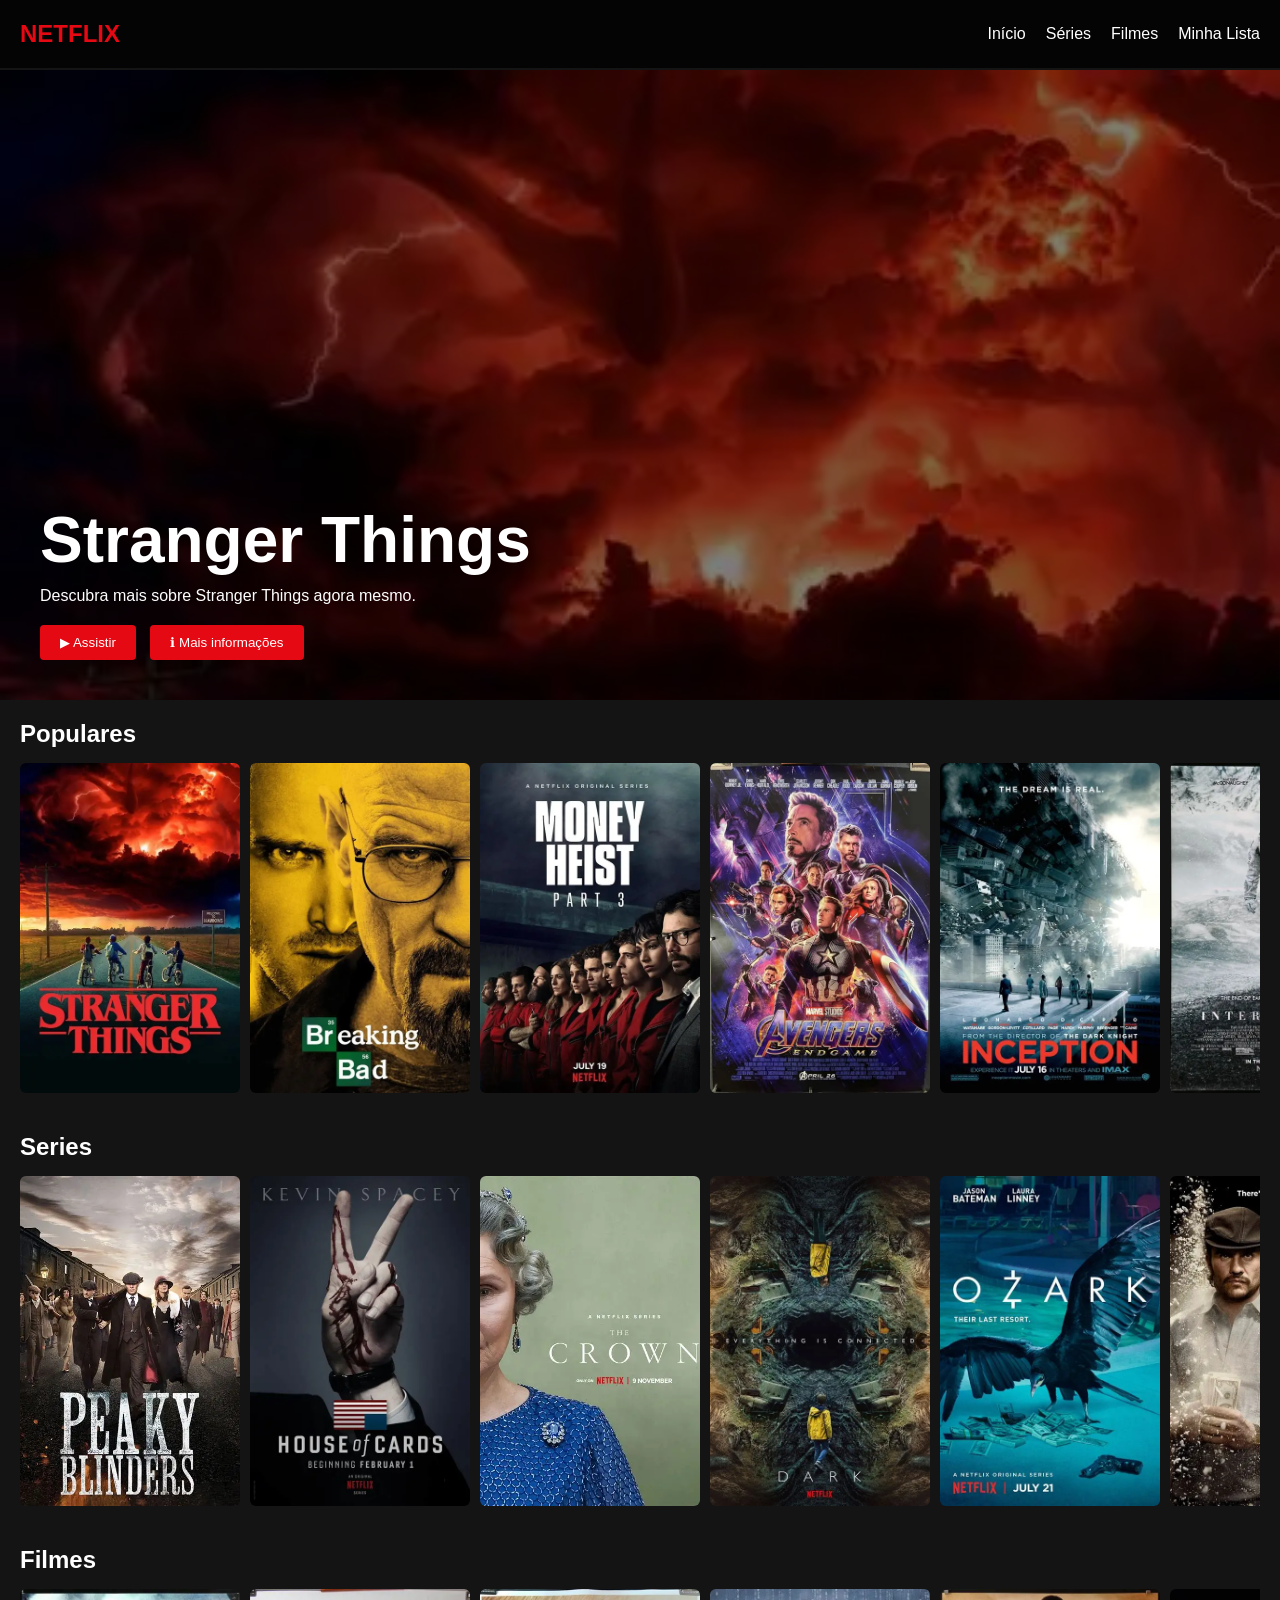
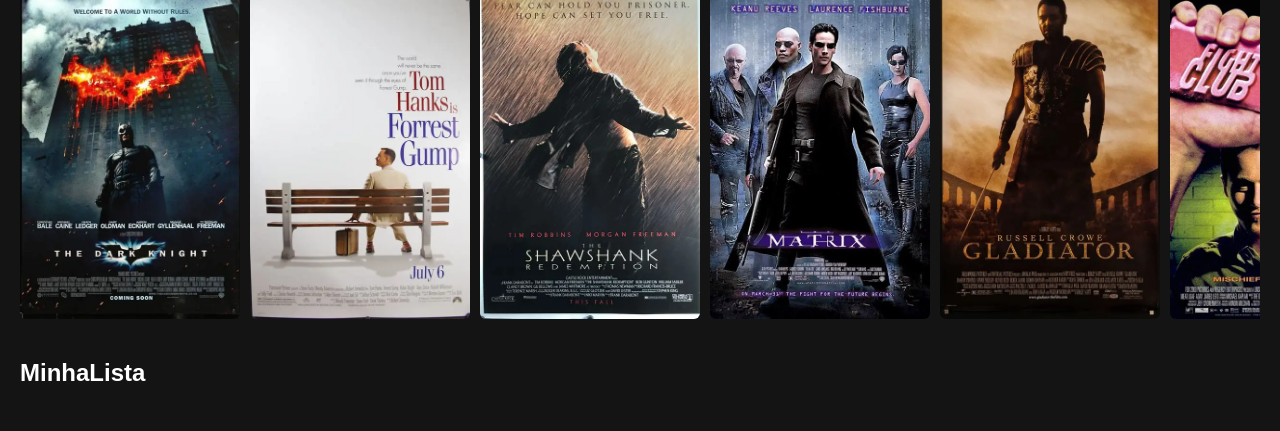
<file: netflix-clone/index.html>
<!doctype html>
<html lang="pt-BR">
  <head>
    <meta charset="UTF-8" />
    <title>Netflix Clone</title>
    <link rel="stylesheet" href="style.css" />
  </head>
  <body>
    <!-- Header -->
    <nav class="header">
      <h1 class="logo">NETFLIX</h1>
      <div class="nav">
        <ul>
          <li><a href="#">Início</a></li>
          <li><a href="#series">Séries</a></li>
          <li><a href="#filmes">Filmes</a></li>
          <li><a href="#minhaLista">Minha Lista</a></li>
        </ul>
      </div>
    </nav>

    <!-- Banner principal (Hero) -->
    <section class="hero">
      <div class="hero-content">
        <h1>Stranger Things</h1>
        <p>O mundo invertido está de volta. Prepare-se para o mistério.</p>
        <button>▶ Assistir</button>
        <button>ℹ Mais informações</button>
      </div>
    </section>

    <!-- Carrosséis -->
    <section class="carrossel" id="populares">
      <h2>Populares</h2>
      <div class="carrossel-row"></div>
    </section>

    <section class="carrossel" id="series">
      <h2>Séries</h2>
      <div class="carrossel-row"></div>
    </section>

    <section class="carrossel" id="filmes">
      <h2>Filmes</h2>
      <div class="carrossel-row"></div>
    </section>

    <section class="carrossel" id="minhaLista">
      <h2>Minha Lista</h2>
      <div class="carrossel-row"></div>
    </section>

    <!-- Modal de detalhes -->
    <div id="detalhesModal" class="modal">
      <div class="modal-content">
        <span class="close">&times;</span>
        <h2 id="modalTitulo"></h2>
        <p id="modalDescricao"></p>
        <div class="modal-buttons">
          <button class="btn-assistir">▶ Assistir</button>
          <button class="btn-lista">➕ Lista</button>
          <button class="btn-curtir">👍 Curtir</button>
        </div>
      </div>
    </div>

    <script src="script.js"></script>
  </body>
</html>
</file>
<file: netflix-clone/style.css>
/* Reset */
* {
    margin: 0;
    padding: 0;
    box-sizing: border-box;
}

body {
    font-family: Arial, sans-serif;
    background: #141414;
    color: #fff;
    scroll-behavior: smooth;
}

body.no-scroll {
    overflow: hidden;
}


/* Header fixo */
.header {
    display: flex;
    justify-content: space-between;
    align-items: center;
    padding: 20px;
    background: rgba(0, 0, 0, 0.8);
    position: fixed;
    width: 100%;
    top: 0;
    z-index: 10;
}

.logo {
    font-size: 24px;
    font-weight: bold;
    color: #e50914;
}

.nav ul {
    list-style: none;
    display: flex;
}

.nav li {
    margin-left: 20px;
}

.nav a {
    text-decoration: none;
    color: #fff;
    transition: color 0.3s;
}

.nav a:hover {
    color: #e50914;
}

/* Hero */
.hero {
    height: 70vh;
    background-size: cover;
    background-position: center top;
    display: flex;
    align-items: flex-end;
    padding: 40px;
    position: relative;
    margin-top: 70px;
    /* espaço para não ficar atrás do header */
    transition: background-image 1s ease-in-out;
    /* transição suave */
}

.hero::before {
    content: "";
    position: absolute;
    inset: 0;
    background: rgba(0, 0, 0, 0.5);
}

.hero-content {
    position: relative;
    z-index: 1;
    animation: fadeIn 1s ease-in-out;
    /* animação suave no conteúdo */
}

@keyframes fadeIn {
    from {
        opacity: 0;
        transform: translateY(20px);
    }

    to {
        opacity: 1;
        transform: translateY(0);
    }
}


.hero-content h1 {
    font-size: 48px;
    margin-bottom: 10px;
}

.hero-content p {
    max-width: 400px;
    margin-bottom: 20px;
}

.hero-content button {
    margin-right: 10px;
    padding: 10px 20px;
    border: none;
    background: #e50914;
    color: #fff;
    cursor: pointer;
    border-radius: 4px;
}

.hero-content button:hover {
    background: #f40612;
}

/* Carrossel */
.carrossel {
    padding: 20px;
    position: relative;
}

.carrossel-container {
    position: relative;
}

.seta {
    position: absolute;
    top: 50%;
    transform: translateY(-50%);
    background: rgba(0, 0, 0, 0.6);
    color: #fff;
    border: none;
    font-size: 2rem;
    cursor: pointer;
    padding: 10px;
    z-index: 30;
}

.seta-esquerda {
    left: 0;
}

.seta-direita {
    right: 0;
}

.seta:hover {
    background: rgba(0, 0, 0, 0.8);
}

.carrossel-container .seta {
    opacity: 0;
    transition: opacity 0.3s;
}

.carrossel-container:hover .seta {
    opacity: 1;
}

.btn-curtir {
    background: none;
    border: none;
    color: #fff;
    font-size: 1.2rem;
    cursor: pointer;
}

.btn-curtir.active {
    color: #E50914;
    /* vermelho Netflix */
}


.carrossel h2 {
    margin-bottom: 15px;
}

.carrossel-row {
    display: flex;
    gap: 10px;
    overflow-x: auto;
    scroll-behavior: smooth;
    scrollbar-width: none;
    /* Firefox */
    user-select: none;
    /* impede highlight azul */
}

.carrossel-row::-webkit-scrollbar {
    display: none;
    /* Chrome, Safari */
}

/* Cards */
.card {
    position: relative;
    flex: 0 0 auto;
    width: 180px;
    height: 270px;
    transition: transform 0.3s;
    overflow: hidden;
    /* impede scroll interno */
}

.card:hover {
    transform: scale(1.2);
    z-index: 20;
    /* fica por cima dos outros cards */
}

.card-info {
    position: absolute;
    bottom: 0;
    left: 0;
    right: 0;
    background: linear-gradient(to top, rgba(0, 0, 0, 0.8), transparent);
    color: #fff;
    padding: 10px;
    opacity: 0;
    transition: opacity 0.3s;
    display: flex;
    flex-direction: column;
    align-items: flex-start;
    overflow: hidden;
    /* impede scroll dentro da info */
    pointer-events: auto;
    /* permite clicar nos botões */
}

.card:hover .card-info {
    opacity: 1;
}


.card img {
    width: 100%;
    height: 100%;
    object-fit: cover;
    border-radius: 6px;
    pointer-events: none;
    /* evita highlight ao arrastar */
    -webkit-user-drag: none;
    /* Safari/Chrome */
}

.card:hover {
    transform: scale(1.2);
    z-index: 10;
    /* fica por cima dos outros */
}

.card:hover .card-info {
    opacity: 1;
}

.card-info {
    position: absolute;
    bottom: 20px;
    left: 0;
    right: 0;
    background: rgba(0, 0, 0, 0.7);
    color: #fff;
    padding: 10px;
    opacity: 0;
    transition: opacity 0.3s;
    display: flex;
    flex-direction: column;
    align-items: flex-start;
}


.card-info h3 {
    font-size: 14px;
    margin-bottom: 8px;
}

.card-info button {
    margin: 4px 4px 0 0;
    padding: 6px 12px;
    border: none;
    background: #e50914;
    color: #fff;
    cursor: pointer;
    border-radius: 4px;
    font-size: 12px;
    transition: background 0.3s;
}

.card-info button:hover {
    background: #f40612;
}


/* Espaço extra ao rolar */
section {
    scroll-margin-top: 120px;
}

/* Responsividade */
/* Telas grandes (TV ou monitores grandes) */
@media (min-width: 1200px) {
    .card {
        width: 220px;
        height: 330px;
    }

    .hero-content h1 {
        font-size: 64px;
    }
}

/* Tablets */
@media (max-width: 768px) {
    .nav li {
        margin-left: 10px;
    }

    .hero-content h1 {
        font-size: 28px;
    }

    .card {
        width: 140px;
        height: 210px;
    }
}

/* Celulares */
@media (max-width: 480px) {
    .hero-content h1 {
        font-size: 22px;
    }

    .hero-content p {
        font-size: 14px;
    }

    .hero-content button {
        padding: 8px 12px;
        font-size: 12px;
    }

    .card {
        width: 120px;
        height: 180px;
    }
}

/* Modal */
/* Estilo do modal */
.modal {
    display: none;
    /* escondido por padrão */
    position: fixed;
    top: 0;
    left: 0;
    width: 100%;
    height: 100%;
    background: rgba(0, 0, 0, 0.8);
    justify-content: center;
    align-items: center;
    z-index: 1000;
}

.modal-content {
    background: #111;
    padding: 20px;
    border-radius: 8px;
    color: #fff;
    max-width: 500px;
    width: 90%;
    text-align: center;
    position: relative;
}

@keyframes zoomIn {
    from {
        transform: scale(0.8);
        opacity: 0;
    }

    to {
        transform: scale(1);
        opacity: 1;
    }
}

.modal-content h2 {
    margin-bottom: 10px;
}

.modal-content p {
    margin-bottom: 20px;
}

/* Botões dentro do modal */
.modal-buttons {
    display: flex;
    justify-content: center;
    gap: 15px;
    margin-top: 20px;
}

.modal-buttons button {
    padding: 10px 15px;
    border: none;
    border-radius: 5px;
    cursor: pointer;
    font-weight: bold;
    transition: 0.3s;
}

.modal-buttons button:hover {
    background: #f40612;
}

/* Botão Assistir */
/* Assistir */
.btn-assistir {
    background-color: #e50914;
    color: #fff;
}

.btn-assistir:hover {
    background-color: #b20710;
}

/* Lista */
.btn-lista {
    background-color: #333;
    color: #fff;
}

.btn-lista.added {
    background-color: green;
    color: #fff;
}

/* Curtir */
.btn-curtir {
    background-color: #444;
    color: #fff;
}

.btn-curtir.active {
    background-color: red;
    color: #fff;
}

.close {
    position: absolute;
    top: 10px;
    right: 15px;
    font-size: 28px;
    font-weight: bold;
    color: #fff;
    cursor: pointer;
    transition: 0.3s;
}

.close:hover {
    color: #e50914;
    /* vermelho estilo Netflix */
    transform: scale(1.2) rotate(90deg);
    /* efeito diagonal ao passar o mouse */
}
</file>
